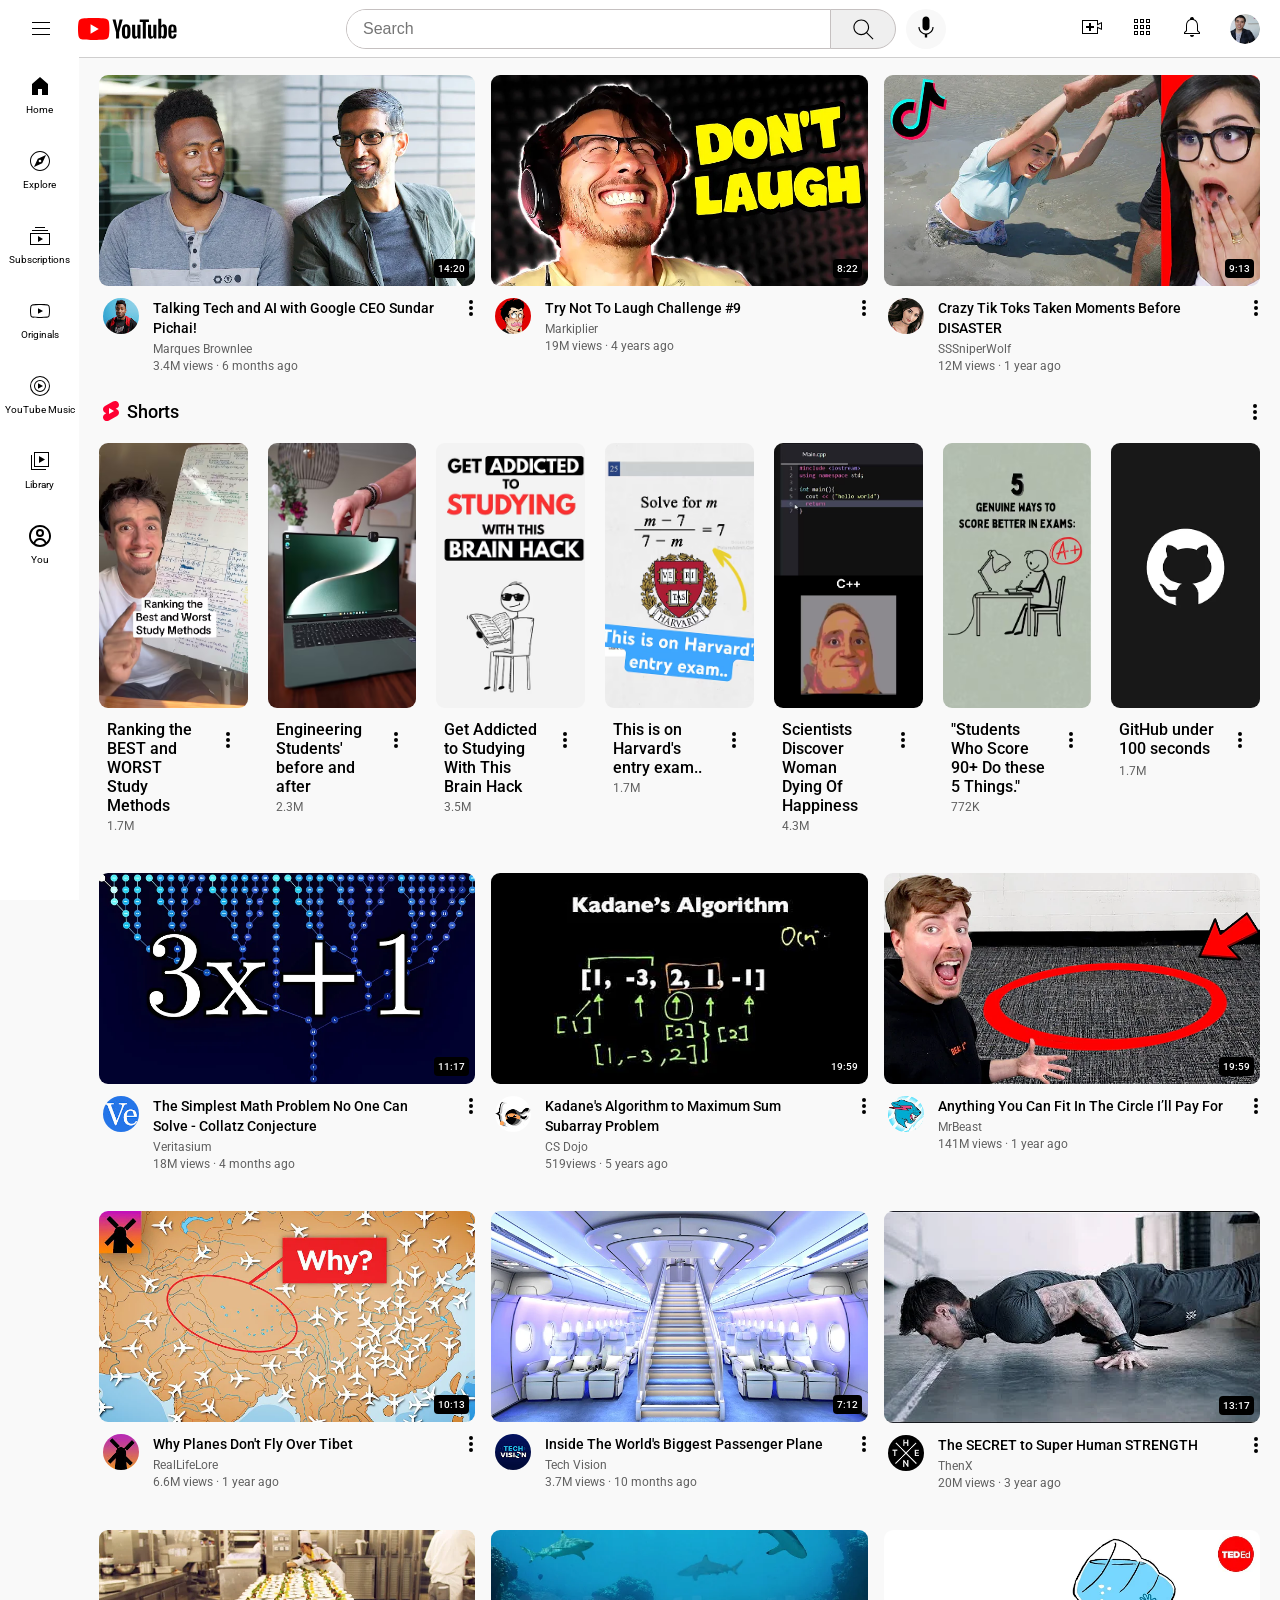
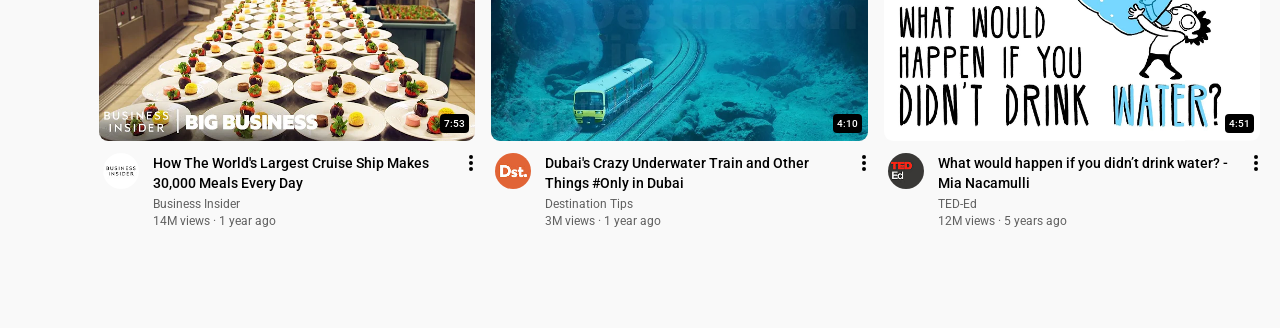
<file: index.html>
<!DOCTYPE html>
<html lang="en">

<head>
  <meta charset="UTF-8">
  <meta name="viewport" content="width=device-width, initial-scale=1.0">
  <title>Youtube</title>
  <link rel="preconnect" href="https://fonts.googleapis.com">
  <link rel="preconnect" href="https://fonts.gstatic.com" crossorigin>
  <link
    href="https://fonts.googleapis.com/css2?family=Roboto:ital,wdth,wght@0,92.4,100..900;1,92.4,100..900&display=swap"
    rel="stylesheet">
    <link rel="stylesheet" href="style/general.css">
    <link rel="stylesheet" href="style/header-shorts.css">
    <link rel="stylesheet" href="style/header.css">
    <link rel="stylesheet" href="style/shorts.css">
    <link rel="stylesheet" href="style/sidebar.css">
    <link rel="stylesheet" href="style/video.css">
</head>

<body>
  <header>
  <div class="header">
    <div class="left-section">
        <img class="hamburger-menu-logo" src="Icons/hamburger-menu.svg">
      <img class="youtube-logo" src="Icons/youtube-logo.svg">
    </div>
  <div class="middle-section">
    <div class="search-container">
      <div class="search-bar">
        <div class="search-bar-icon">
          <img src="Icons/search.svg">
        </div>
        <input class="search-input" type="text" placeholder="Search">
      </div>
      <button class="search-button">
        <img class="search-icon" src="Icons/search.svg">
      </button>
    </div>
    <button class="voice-search-button">
      <img class="voice-search-icon" src="Icons/voice-search-icon.svg">
    </button>
  </div>
    <div class="right-section">
      <div class="upload-container">
        <img class="upload-icon" src="Icons/upload.svg">
      </div>
      <div class="youtube-apps-container">
       <img class="youtube-apps-icon" src="Icons/youtube-apps.svg">
      </div>
      <div class="notification-container">
        <img class="notification-icon" src="Icons/notifications.svg">
      </div>
        <img class="my-channel-picture" src="Channels-pic/my-channel.jpeg">
    </div>
  </div>
  </header>
  <nav class="sidebar">
    <div class="sidebar-link">
      <img src="Icons/home.svg" alt="">
      <div>Home</div>
    </div>
    <div class="sidebar-link">
      <img src="Icons/explore.svg" alt="">
      <div>Explore</div>
    </div>
    <div class="sidebar-link">
      <img src="Icons/subscriptions.svg" alt="">
      <div>Subscriptions</div>
    </div>
    <div class="sidebar-link">
      <img src="Icons/originals.svg" alt="">
      <div>Originals</div>
    </div>
    <div class="sidebar-link">
      <img src="Icons/youtube-music.svg" alt="">
      <div>YouTube Music</div>
    </div>
    <div class="sidebar-link">
      <img src="Icons/library.svg" alt="">
      <div>Library</div>
    </div>
    <div class="sidebar-link">
      <img src="Icons/you-button.svg" alt="">
      <div>You</div>
    </div>
  </nav>
 <main>
   <section class="video-grid">
    <article class="video-preview">
      <div class="thumbnail-row">
        <a href="https://www.youtube.com/watch?v=n2RNcPRtAiY" target="_blank">
          <img class="thumbnail" src="thumbnails/thumbnail-1.webp" alt="Video-thumbnail">
        </a>
        <div class="video-time">14:20</div>
      </div>
      <div class="video-info-grid" >
        <div class="channel-picture">
          <img class="profile-picture" src="Channels-pic/channel-1.jpeg" alt="Channel">
        </div>
        <div class="video-info">
         <p class="video-title">Talking Tech and AI with Google CEO Sundar Pichai!</p>
        <div class="burger-menu">
          <img src="Icons/burger-menu.svg" alt="">
        </div>
         <p class="video-author">Marques Brownlee</p>
         <p class="video-stats">3.4M views · 6 months ago</p>
        </div>
      </div>
    </article>
    <article class="video-preview">
      <div class="thumbnail-row">
        <a href="https://www.youtube.com/watch?v=mP0RAo9SKZk" target="_blank">
          <img class="thumbnail" src="thumbnails/thumbnail-2.webp" alt="Video-thumbnail">
        </a>
        <div class="video-time">8:22</div>
      </div>
      <div class="video-info-grid" >
        <div class="channel-picture">
          <img class="profile-picture" src="Channels-pic/channel-2.jpeg" alt="Channel">
        </div>
        <div class="video-info">
          <div class="burger-menu">
            <img src="Icons/burger-menu.svg" alt="">
          </div>
          <p class="video-title">Try Not To Laugh Challenge #9</p>
          <p class="video-author">Markiplier</p>
          <p class="video-stats">19M views · 4 years ago</p>
        </div>
      </div>
    </article>
    <article class="video-preview">
      <div class="thumbnail-row">
        <a href="https://www.youtube.com/watch?v=FgjPQQeTh1w" target="_blank">
          <img class="thumbnail" src="thumbnails/thumbnail-3.webp" alt="Video-thumbnail">
        </a>
         <div class="video-time">9:13</div>
      </div>
      <div class="video-info-grid" >
        <div class="channel-picture">
          <img class="profile-picture" src="Channels-pic/channel-3.jpeg" alt="Channel">
        </div>
        <div class="video-info">
          <p class="video-title">Crazy Tik Toks Taken Moments Before DISASTER</p>
          <div class="burger-menu">
            <img src="Icons/burger-menu.svg" alt="">
          </div>
          <p class="video-author">SSSniperWolf</p>
          <p class="video-stats">12M views · 1 year ago</p>
        </div>
      </div>
    </article>
  </section>
    <div class="shorts-header">
      <div class="shorts-icon">
        <img src="Icons/youtube-short-logo.svg">
        <span class="shorts-name">Shorts</span>
      </div>
      <div class="shorts-header-burger-menu">
        <img class="shorts-header-burger-menu-logo" src="Icons/burger-menu.svg" alt="">
      </div>
    </div>
    <div class="shorts-grid">
      <div class="shorts-video-preview">
        <div class="shorts-thumbnail-row">
          <img class="shorts-thumbnail" src="thumbnail-shorts/thumbanil-shorts-1.avif">
        </div>
        <div class="shorts-video-info">
          <p class="shorts-title">Ranking the BEST and WORST Study Methods</p>
          <div class="shorts-burger-menu">
            <img src="Icons/burger-menu.svg">
          </div>
        </div>
        <p class="shorts-stats">1.7M</p>
      </div>
      <div class="shorts-video-preview">
        <div class="shorts-thumbnail-row">
          <img class="shorts-thumbnail" src="thumbnail-shorts/thumbanil-shorts-2.avif">
        </div>
        <div class="shorts-video-info">
          <p class="shorts-title">Engineering Students' before and after</p>
          <div class="shorts-burger-menu">
            <img src="Icons/burger-menu.svg">
          </div>
        </div>
        <p class="shorts-stats"> 2.3M</p>
      </div>
      <div class="shorts-video-preview">
        <div class="shorts-thumbnail-row">
          <img class="shorts-thumbnail" src="thumbnail-shorts/thumbanil-shorts-3.avif">
        </div>
        <div class="shorts-video-info">
          <p class="shorts-title">Get Addicted to Studying With This Brain Hack</p>
          <div class="shorts-burger-menu">
            <img src="Icons/burger-menu.svg">
          </div>
        </div>
        <p class="shorts-stats">3.5M</p>
      </div>
      <div class="shorts-video-preview">
        <div class="shorts-thumbnail-row">
          <img class="shorts-thumbnail" src="thumbnail-shorts/thumbanil-shorts-4.avif">
        </div>
        <div class="shorts-video-info">
          <p class="shorts-title">This is on Harvard's entry exam..</p>
          <div class="shorts-burger-menu">
            <img src="Icons/burger-menu.svg">
          </div>
        </div>
        <p class="shorts-stats"> 1.7M</p>  
      </div>
      <div class="shorts-video-preview">
        <div class="shorts-thumbnail-row">
          <img class="shorts-thumbnail" src="thumbnail-shorts/thumbanil-shorts-5.avif">
        </div>
        <div class="shorts-video-info">
          <p class="shorts-title">Scientists Discover Woman Dying Of Happiness</p>
          <div class="shorts-burger-menu">
            <img src="Icons/burger-menu.svg">
          </div>
        </div>
        <p class="shorts-stats">4.3M</p>  
      </div>
      <div class="shorts-video-preview">
        <div class="shorts-thumbnail-row">
          <img class="shorts-thumbnail" src="thumbnail-shorts/thumbanil-shorts-6.avif">
        </div>
        <div class="shorts-video-info">
          <p class="shorts-title">"Students Who Score 90+ Do these 5 Things."</p>
          <div class="shorts-burger-menu">
            <img src="Icons/burger-menu.svg">
          </div>
        </div>
        <p class="shorts-stats">772K</p>  
      </div>
      <div class="shorts-video-preview">
        <div class="shorts-thumbnail-row">
          <img class="shorts-thumbnail" src="thumbnail-shorts/thumbanil-shorts-7.avif">
        </div>
        <div class="shorts-video-info">
          <p class="shorts-title">GitHub under 100 seconds</p>
          <div class="shorts-burger-menu">
            <img src="Icons/burger-menu.svg">
          </div>
        </div>
        <p class="shorts-stats"> 1.7M</p>  
      </div>
     </div>
      <section class="video-grid">
        <article class="video-preview">
          <div class="thumbnail-row">
            <a href="https://www.youtube.com/watch?v=86CQq3pKSUw" target="_blank">
              <img class="thumbnail" src="thumbnails/thumbnail-4.webp" alt="Video-thumbnail">
            </a>
              <div class="video-time">11:17</div>
          </div>
          <div class="video-info-grid">
            <div class="channel-picture">
              <img class="profile-picture" src="Channels-pic/channel-4.jpeg" alt="Channel">
            </div>
            <div class="video-info">
              <p class="video-title">The Simplest Math Problem No One Can Solve - Collatz Conjecture</p>
              <div class="burger-menu">
                <img src="Icons/burger-menu.svg" alt="">
              </div>
              <p class="video-author">Veritasium</p>
              <p class="video-stats">18M views · 4 months ago</p>
            </div>
          </div>
        </article>
        <article class="video-preview">
          <div class="thumbnail-row">
            <a href="https://www.youtube.com/watch?v=86CQq3pKSUw" target="_blank">
              <img class="thumbnail" src="thumbnails/thumbnail-5.webp" alt="Video-thumbnail">
            </a>
        <div class="video-time">19:59</div>
          </div>
          <div class="video-info-grid">
            <div class="channel-picture">
              <img class="profile-picture" src="Channels-pic/channel-5.jpeg" alt="Channel">
            </div>
            <div class="video-info">
              <div class="burger-menu">
                <img src="Icons/burger-menu.svg" alt="">
              </div>
              <p class="video-title">Kadane's Algorithm to Maximum Sum Subarray Problem</p>
              <p class="video-author">CS Dojo</p>
              <p class="video-stats"> 519views · 5 years ago</p>
            </div>
          </div>
        </article>
        <article class="video-preview">
          <div class="thumbnail-row">
            <a href="https://www.youtube.com/watch?v=yXWw0_UfSFg" target="_blank">
              <img class="thumbnail" src="thumbnails/thumbnail-6.webp" alt="Video-thumbnail">
            </a>
            <div class="video-time">19:59</div>
          </div>
          <div class="video-info-grid">
            <div class="channel-picture">
              <img class="profile-picture" src="Channels-pic/channel-6.jpeg" alt="Channel">
            </div>
            <div class="video-info">
              <p class="video-title">Anything You Can Fit In The Circle I’ll Pay For</p>
              <div class="burger-menu">
                <img src="Icons/burger-menu.svg" alt="">
              </div>
              <p class="video-author">MrBeast</p>
              <p class="video-stats">141M views · 1 year ago</p>
            </div>
          </div>
        </article>
        <article class="video-preview">
          <div class="thumbnail-row">
            <a href="https://www.youtube.com/watch?v=fNVa1qMbF9Y" target="_blank">
              <img class="thumbnail" src="thumbnails/thumbnail-7.webp" alt="Video-thumbnail">
            </a>
            <div class="video-time">10:13</div>
          </div>
          <div class="video-info-grid">
            <div class="channel-picture">
              <img class="profile-picture" src="Channels-pic/channel-7.jpeg" alt="Channel">
            </div>
            <div class="video-info">
              <p class="video-title">Why Planes Don't Fly Over Tibet</p>
              <div class="burger-menu">
                <img src="Icons/burger-menu.svg" alt="">
              </div>
              <p class="video-author">RealLifeLore</p>
              <p class="video-stats">6.6M views · 1 year ago</p>
            </div>
          </div>
        </article>
        <article class="video-preview">
          <div class="thumbnail-row">
            <a href="https://www.youtube.com/watch?v=lFm4EM1juls" target="_blank">
              <img class="thumbnail" src="thumbnails/thumbnail-8.webp" alt="Video-thumbnail">
            </a>
            <div class="video-time">7:12</div> 
          </div>
          <div class="video-info-grid">
            <div class="channel-picture">
              <img class="profile-picture" src="Channels-pic/channel-8.jpeg" alt="Channel">
            </div>
            <div class="video-info">
              <p class="video-title">Inside The World's Biggest Passenger Plane</p>
              <div class="burger-menu">
                <img src="Icons/burger-menu.svg" alt="">
              </div>
              <p class="video-author">Tech Vision</p>
              <p class="video-stats">3.7M views · 10 months ago</p>
            </div>
          </div>
        </article>
        <article class="video-preview">
          <div class="thumbnail-row">
            <a href="https://www.youtube.com/watch?v=ixmxOlcrlUc" target="_blank">
              <img class="thumbnail" src="thumbnails/thumbnail-9.webp" alt="Video-thumbnail">
            </a>
            <div class="video-time">13:17</div> 
          </div>
          <div class="video-info-grid">
            <div class="channel-picture">
              <img class="profile-picture" src="Channels-pic/channel-9.jpeg" alt="Channel">
            </div>
            <div class="video-info">
              <p class="video-title">The SECRET to Super Human STRENGTH</p>
              <div class="burger-menu">
                <img src="Icons/burger-menu.svg" alt="">
              </div>
              <p class="video-author">ThenX</p>
              <p class="video-stats">20M views · 3 year ago</p>
            </div>
          </div>
        </article>
        <article class="video-preview">
          <div class="thumbnail-row">
            <a href="https://www.youtube.com/watch?v=R2vXbFp5C9o" target="_blank">
              <img class="thumbnail" src="thumbnails/thumbnail-10.webp" alt="Video-thumbnail">
            </a>
            <div class="video-time">7:53</div>
          </div>
          <div class="video-info-grid">
            <div class="channel-picture">
              <img class="profile-picture" src="Channels-pic/channel-10.jpeg" alt="Channel">
            </div>
            <div class="video-info">
              <p class="video-title">How The World's Largest Cruise Ship Makes 30,000 Meals Every Day</p>
              <div class="burger-menu">
                <img src="Icons/burger-menu.svg" alt="">
              </div>
              <p class="video-author">Business Insider</p>
              <p class="video-stats">14M views · 1 year ago</p>
            </div>
          </div>
        </article>
        <article class="video-preview">
          <div class="thumbnail-row">
            <a href="https://www.youtube.com/watch?v=0nZuYyXET3s" target="_blank">
              <img class="thumbnail" src="thumbnails/thumbnail-11.webp" alt="Video-thumbnail">
            </a>
              <div class="video-time">4:10</div>
          </div>
          <div class="video-info-grid">
            <div class="channel-picture">
              <img class="profile-picture" src="Channels-pic/channel-11.jpeg" alt="Channel">
            </div>
            <div class="video-info">
              <p class="video-title">Dubai's Crazy Underwater Train and Other Things #Only in Dubai</p>
              <div class="burger-menu">
                <img src="Icons/burger-menu.svg" alt="">
              </div>
              <p class="video-author">Destination Tips</p>
              <p class="video-stats">3M views · 1 year ago</p>
            </div>
          </div>
        </article>
        <article class="video-preview">
          <div class="thumbnail-row">
            <a href="https://www.youtube.com/watch?v=9iMGFqMmUFs" target="_blank">
              <img class="thumbnail" src="thumbnails/thumbnail-12.webp" alt="Video-thumbnail">
            </a>
              <div class="video-time">4:51</div>              
          </div>
          <div class="video-info-grid">
            <div class="channel-picture">
              <img class="profile-picture" src="Channels-pic/channel-12.jpeg" alt="Channel">
            </div>
            <div class="video-info">
              <p class="video-title">What would happen if you didn’t drink water? - Mia Nacamulli</p>
              <div class="burger-menu">
                <img src="Icons/burger-menu.svg" alt="">
              </div>
              <p class="video-author">TED-Ed</p>
              <p class="video-stats">12M views · 5 years ago</p>
            </div>
          </div>
        </article>
      </section>
    </main>
</body>
</html>
</file>
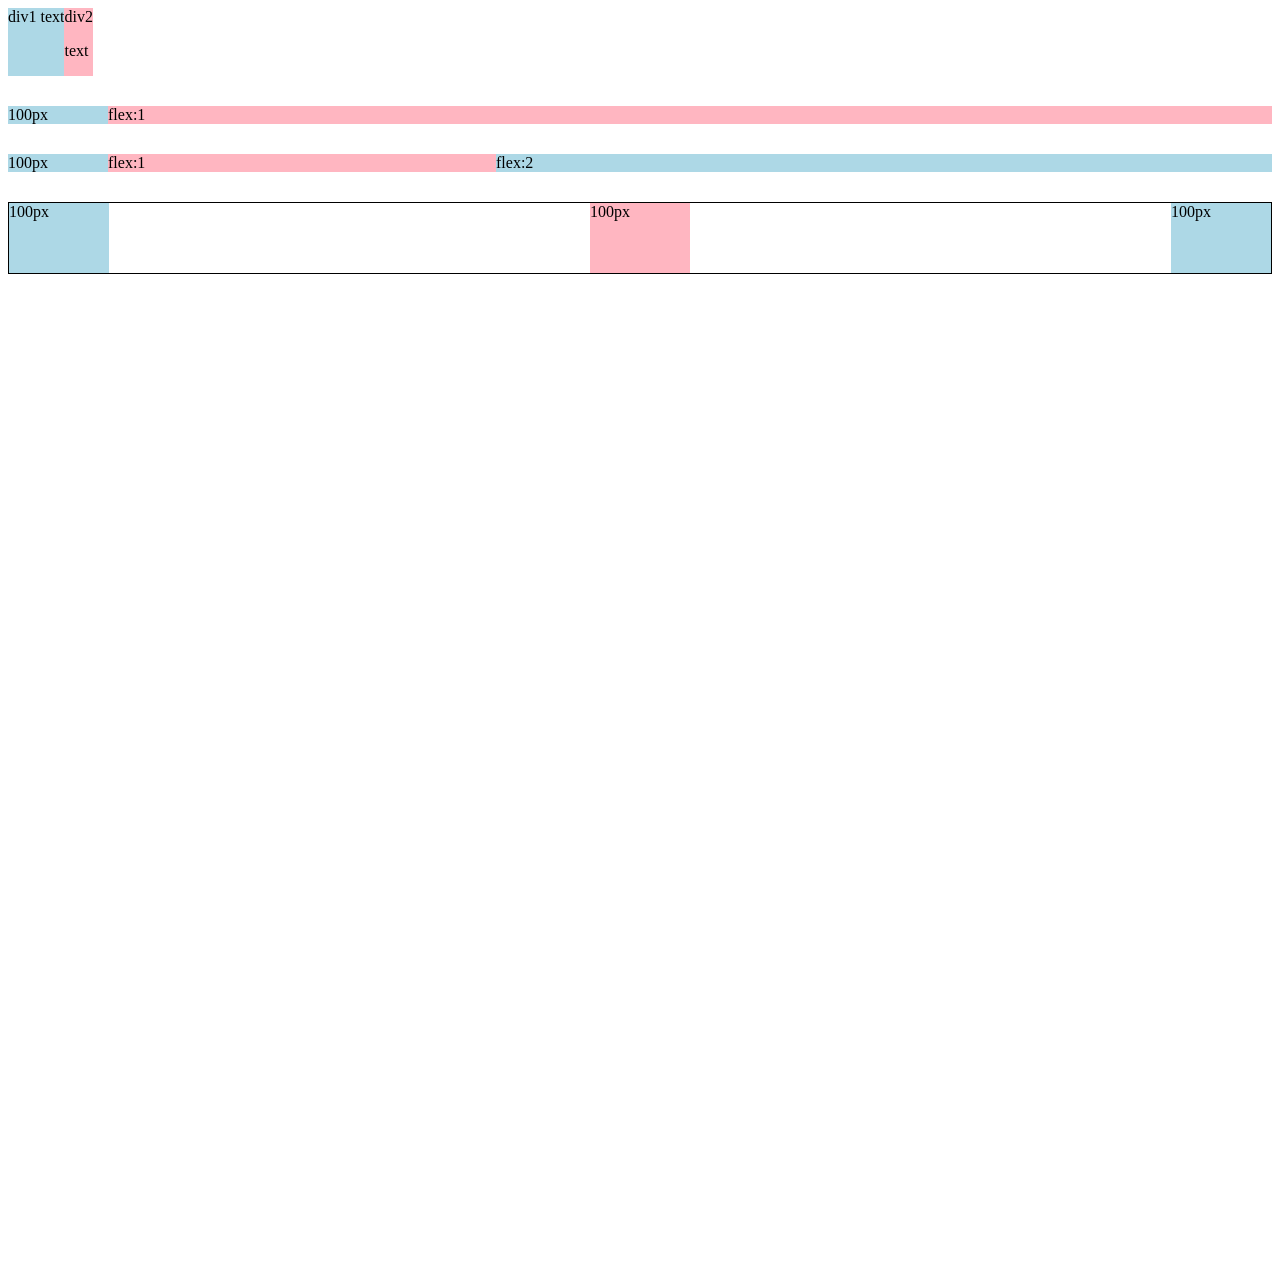
<file: flexbox.html>
<!DOCTYPE html>
<html>

<head>
  <title>Flexbox Practice</title>
</head>

<body style ="padding-bottom: 1000px;">
  <div style="
    display:flex;
    flex-direction:row;">
    <div style="background-color:lightblue">div1 text </div>
    <div style="background-color:lightpink">div2<p>text</p> </div>
  </div>
  <div style="
    margin-top: 30px;
    display :flex;
    flex-direction:row;">
    <div style="background-color:lightblue;
      width:100px;">100px </div>
    <div style="background-color:lightpink; flex:1;"> flex:1</div>
  </div>
  <div style="
    margin-top: 30px;
    display :flex;
    flex-direction:row;">    
    <div style="background-color:lightblue;
      width:100px;">100px </div>
    <div style="background-color:lightpink; flex:1;"> flex:1</div>
    <div style="background-color:lightblue; flex:2;">flex:2 </div>
    </div>
  <div style="
    margin-top: 30px;
    height: 70px;
    display :flex;
    flex-direction:row;
    justify-content: space-between ;
    border: 1px solid black;
    ">
    <div style="background-color:lightblue; width:100px;">100px </div>
    <div style="background-color:lightpink; width:100px;"> 100px</div>
    <div style="background-color:lightblue; width:100px;">100px </div>
  </div>
</body>

</html>
</file>
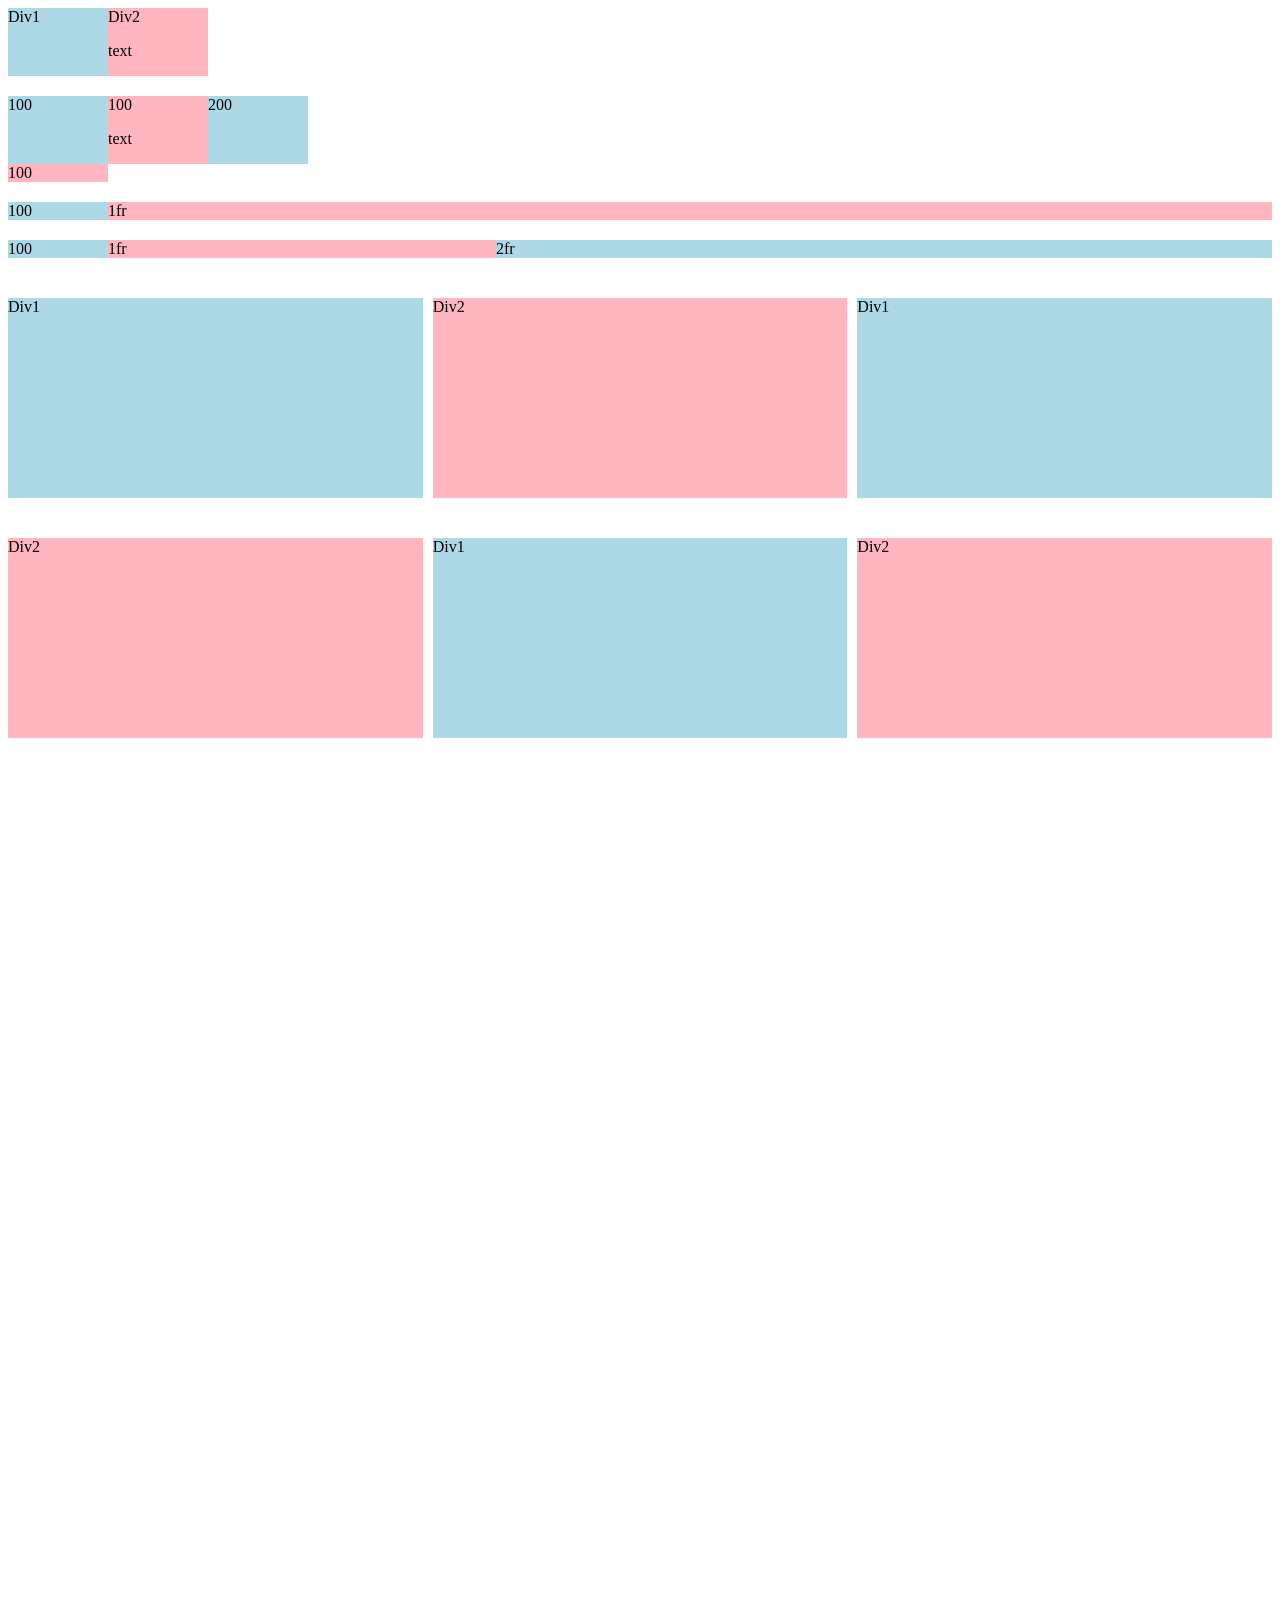
<file: grid.html>
<!DOCTYPE html>
<html>

<head>
  <title>Grid Practice</title>
</head>

<body style ="padding-bottom: 1000px;">
  <div style="
      display: grid;
      grid-template-columns: 100px 100px ;
      ">
    <div style="background-color: lightblue;">Div1 </div>
    <div style="background-color:lightpink">Div2 <p>text</p></div>
  </div>
  <div style="
    margin-top: 20px;
      display: grid;
      grid-template-columns: 100px 100px 100px;
      ">
    <div style="background-color: lightblue;">100 </div>
    <div style="background-color:lightpink">100<p>text</p></div>
    <div style="background-color: lightblue;">200 </div>
    <div style="background-color:lightpink">100</div>
  </div>
  <div style="
    margin-top: 20px;
      display: grid;
      grid-template-columns: 100px 1fr;
      ">
    <div style="background-color: lightblue;">100 </div>
    <div style="background-color:lightpink">1fr</div>
  </div>
  <div style="
    margin-top: 20px;
      display: grid;
      grid-template-columns: 100px 1fr 2fr;
      ">
    <div style="background-color: lightblue;">100 </div>
    <div style="background-color:lightpink">1fr</div>
    <div style="background-color: lightblue;">2fr</div>
  </div>
  <div style="
    margin-top: 40px;
      display: grid;
      grid-template-columns: 1fr 1fr 1fr;
      column-gap : 10px;
      row-gap : 40px;
      ">
<div style="background-color:lightblue; height: 200px;">Div1 </div>
<div style="background-color:lightpink; height: 200px;">Div2</div>
<div style="background-color:lightblue; height: 200px;">Div1 </div>
<div style="background-color:lightpink; height: 200px;">Div2</div>
<div style="background-color:lightblue; height: 200px;">Div1 </div>
<div style="background-color:lightpink; height: 200px;">Div2</div>


  </div>
</body>

</html>
</file>
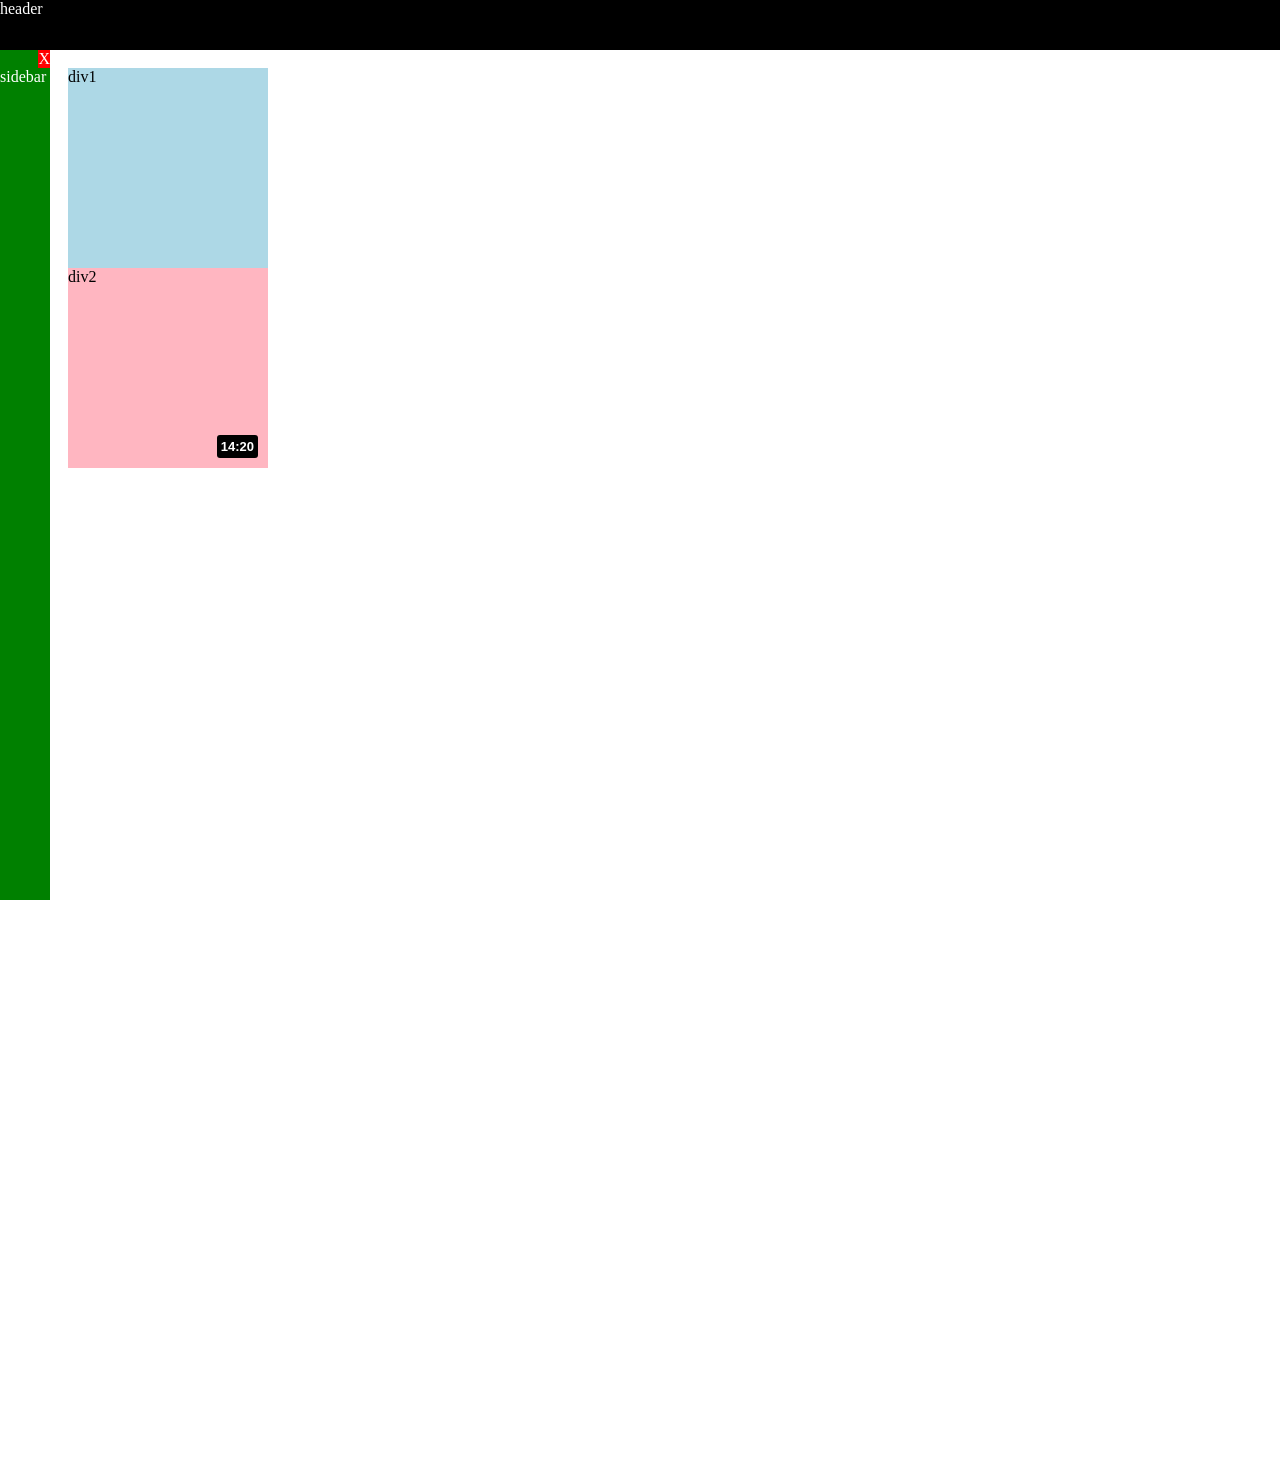
<file: position.html>
<!DOCTYPE html>
<html>
  <head>
    <title>position Practice</title>
  </head>
  <body style="
  padding-bottom:1000px;
  padding-top: 60px;
  padding-left:60px;
  ">
    <div style="
    position:fixed;
    background-color:black;
    color:white;
    top:0;
    left:0;
    right:0;
    height:50px;
    z-index:100;
    ">header</div>
    <div style="
    background-color:green;
    color:white;
    position: fixed;
    left:0;
    bottom:0;
    top:50px;
    width:50px;
   
    ">
      &nbsp; sidebar
      <div
      style="background-color:red;
      position:absolute;
      top:0;
      right:0;
      ">
        X
      </div>
    </div>
    <div style="
    background-color:lightblue;
     height: 200px;
     width: 200px;
      "> div1</div>
    <div style="
    background-color:lightpink;
    position:relative;
     height: 200px;
     width: 200px;
      ">div2
    <div style="
      background-color:black;
      color:white;
      font-family: Arial;
      font-size: 13px;
      padding: 4px;
      border-radius: 3px;
      font-weight:bold;
      position:absolute;
      bottom:10px;
      right:10px;
      
      ">
        14:20
      </div>
    </div>
  </body>
</html>
</file>
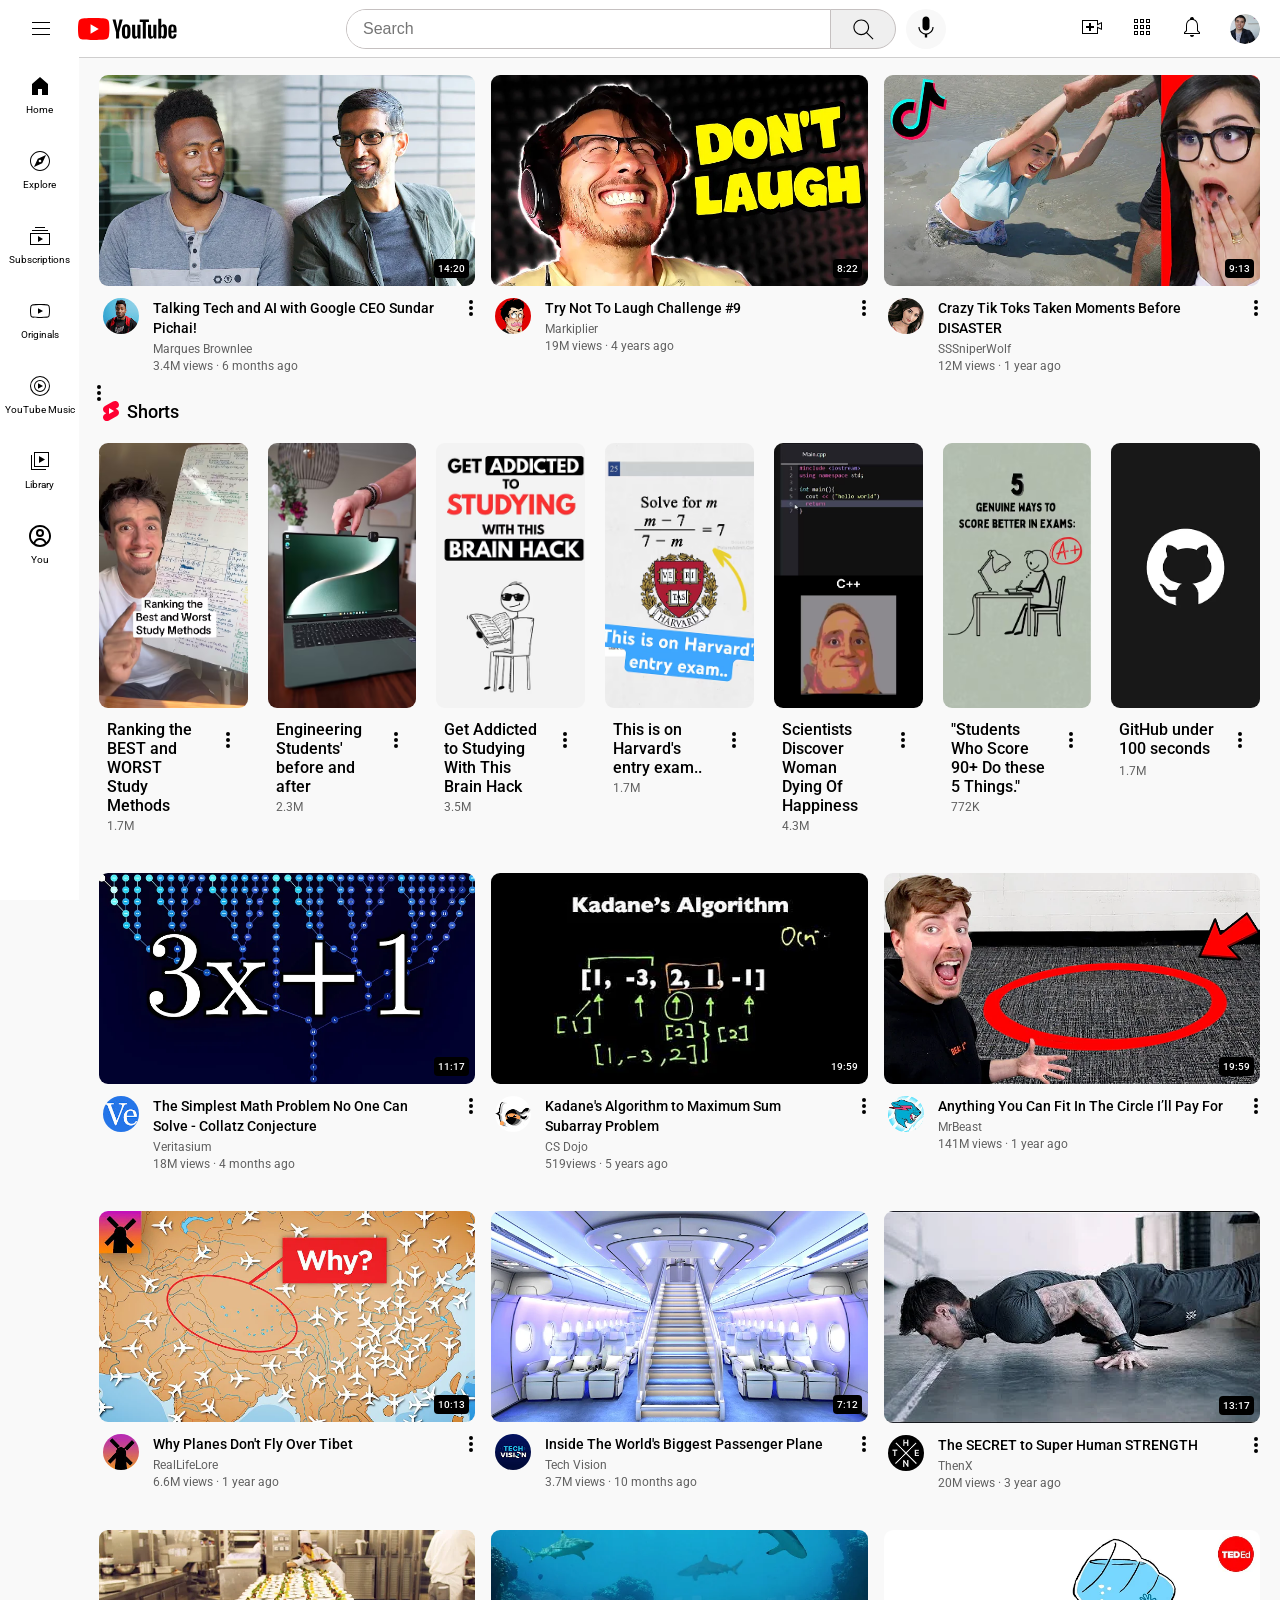
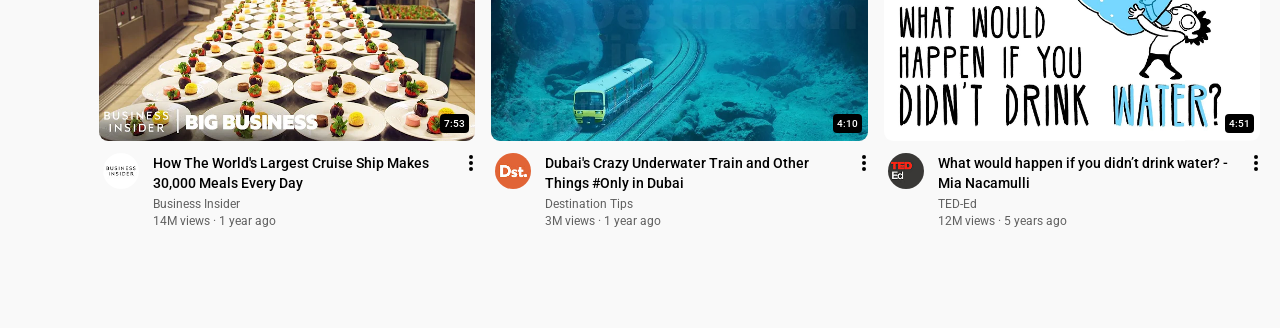
<file: youtube.html>
<!DOCTYPE html>
<html lang="en">

<head>
  <meta charset="UTF-8">
  <meta name="viewport" content="width=device-width, initial-scale=1.0">
  <title>Youtube</title>
  <link rel="preconnect" href="https://fonts.googleapis.com">
  <link rel="preconnect" href="https://fonts.gstatic.com" crossorigin>
  <link
    href="https://fonts.googleapis.com/css2?family=Roboto:ital,wdth,wght@0,92.4,100..900;1,92.4,100..900&display=swap"
    rel="stylesheet">
    <link rel="stylesheet" href="style/general.css">
    <link rel="stylesheet" href="style/header-shorts.css">
    <link rel="stylesheet" href="style/header.css">
    <link rel="stylesheet" href="style/shorts.css">
    <link rel="stylesheet" href="style/sidebar.css">
    <link rel="stylesheet" href="style/video.css">
</head>

<body>
  <header>
  <div class="header">
    <div class="left-section">
      <img class="hamburger-menu-logo" src="Icons/hamburger-menu.svg">
      <img class="youtube-logo" src="Icons/youtube-logo.svg">
    </div>
  <div class="middle-section">
    <div class="search-container">
      <div class="search-bar">
        <div class="search-bar-icon">
          <img src="Icons/search.svg">
        </div>
        <input class="search-input" type="text" placeholder="Search">
      </div>
      <button class="search-button">
        <img class="search-icon" src="Icons/search.svg">
      </button>
    </div>
    <button class="voice-search-button">
      <img class="voice-search-icon" src="Icons/voice-search-icon.svg">
    </button>
  </div>
    <div class="right-section">
      <div class="upload-container">
        <img class="upload-icon" src="Icons/upload.svg">
      </div>
      <div class="youtube-apps-container">
       <img class="youtube-apps-icon" src="Icons/youtube-apps.svg">
      </div>
      <div class="notification-container">
        <img class="notification-icon" src="Icons/notifications.svg">
      </div>
        <img class="my-channel-picture" src="Channels-pic/my-channel.jpeg">
    </div>
  </div>
  </header>
  <nav class="sidebar">
    <div class="sidebar-link">
      <img src="Icons/home.svg" alt="">
      <div>Home</div>
    </div>
    <div class="sidebar-link">
      <img src="Icons/explore.svg" alt="">
      <div>Explore</div>
    </div>
    <div class="sidebar-link">
      <img src="Icons/subscriptions.svg" alt="">
      <div>Subscriptions</div>
    </div>
    <div class="sidebar-link">
      <img src="Icons/originals.svg" alt="">
      <div>Originals</div>
    </div>
    <div class="sidebar-link">
      <img src="Icons/youtube-music.svg" alt="">
      <div>YouTube Music</div>
    </div>
    <div class="sidebar-link">
      <img src="Icons/library.svg" alt="">
      <div>Library</div>
    </div>
    <div class="sidebar-link">
      <img src="Icons/you-button.svg" alt="">
      <div>You</div>
    </div>
  </nav>
 <main>
   <section class="video-grid">
    <article class="video-preview">
      <div class="thumbnail-row">
        <a href="https://www.youtube.com/watch?v=n2RNcPRtAiY" target="_blank">
          <img class="thumbnail" src="thumbnails/thumbnail-1.webp" alt="Video-thumbnail">
        </a>
        <div class="video-time">14:20</div>
      </div>
      <div class="video-info-grid" >
        <div class="channel-picture">
          <img class="profile-picture" src="Channels-pic/channel-1.jpeg" alt="Channel">
        </div>
        <div class="video-info">
         <p class="video-title">Talking Tech and AI with Google CEO Sundar Pichai!</p>
        <div class="burger-menu">
          <img src="Icons/burger-menu.svg" alt="">
        </div>
         <p class="video-author">Marques Brownlee</p>
         <p class="video-stats">3.4M views · 6 months ago</p>
        </div>
      </div>
    </article>
    <article class="video-preview">
      <div class="thumbnail-row">
        <a href="https://www.youtube.com/watch?v=mP0RAo9SKZk" target="_blank">
          <img class="thumbnail" src="thumbnails/thumbnail-2.webp" alt="Video-thumbnail">
        </a>
        <div class="video-time">8:22</div>
      </div>
      <div class="video-info-grid" >
        <div class="channel-picture">
          <img class="profile-picture" src="Channels-pic/channel-2.jpeg" alt="Channel">
        </div>
        <div class="video-info">
          <div class="burger-menu">
            <img src="Icons/burger-menu.svg" alt="">
          </div>
          <p class="video-title">Try Not To Laugh Challenge #9</p>
          <p class="video-author">Markiplier</p>
          <p class="video-stats">19M views · 4 years ago</p>
        </div>
      </div>
    </article>
    <article class="video-preview">
      <div class="thumbnail-row">
        <a href="https://www.youtube.com/watch?v=FgjPQQeTh1w" target="_blank">
          <img class="thumbnail" src="thumbnails/thumbnail-3.webp" alt="Video-thumbnail">
        </a>
         <div class="video-time">9:13</div>
      </div>
      <div class="video-info-grid" >
        <div class="channel-picture">
          <img class="profile-picture" src="Channels-pic/channel-3.jpeg" alt="Channel">
        </div>
        <div class="video-info">
          <p class="video-title">Crazy Tik Toks Taken Moments Before DISASTER</p>
          <div class="burger-menu">
            <img src="Icons/burger-menu.svg" alt="">
          </div>
          <p class="video-author">SSSniperWolf</p>
          <p class="video-stats">12M views · 1 year ago</p>
        </div>
      </div>
    </article>
  </section>
    <div class="shorts-header">
      <div class="shorts-icon">
        <img src="Icons/youtube-short-logo.svg">
        <span class="shorts-name">Shorts</span>
      </div>
      <div class="shorts-burger-menu">
        <img class="shorts-burger-menu-logo" src="Icons/burger-menu.svg" alt="">
      </div>
    </div>
    <div class="shorts-grid">
      <div class="shorts-video-preview">
        <div class="shorts-thumbnail-row">
          <img class="shorts-thumbnail" src="thumbnail-shorts/thumbanil-shorts-1.avif">
        </div>
        <div class="shorts-video-info">
          <p class="shorts-title">Ranking the BEST and WORST Study Methods</p>
          <div class="shorts-burger-menu">
            <img src="Icons/burger-menu.svg">
          </div>
        </div>
        <p class="shorts-stats">1.7M</p>
      </div>
      <div class="shorts-video-preview">
        <div class="shorts-thumbnail-row">
          <img class="shorts-thumbnail" src="thumbnail-shorts/thumbanil-shorts-2.avif">
        </div>
        <div class="shorts-video-info">
          <p class="shorts-title">Engineering Students' before and after</p>
          <div class="shorts-burger-menu">
            <img src="Icons/burger-menu.svg">
          </div>
        </div>
        <p class="shorts-stats"> 2.3M</p>
      </div>
      <div class="shorts-video-preview">
        <div class="shorts-thumbnail-row">
          <img class="shorts-thumbnail" src="thumbnail-shorts/thumbanil-shorts-3.avif">
        </div>
        <div class="shorts-video-info">
          <p class="shorts-title">Get Addicted to Studying With This Brain Hack</p>
          <div class="shorts-burger-menu">
            <img src="Icons/burger-menu.svg">
          </div>
        </div>
        <p class="shorts-stats">3.5M</p>
      </div>
      <div class="shorts-video-preview">
        <div class="shorts-thumbnail-row">
          <img class="shorts-thumbnail" src="thumbnail-shorts/thumbanil-shorts-4.avif">
        </div>
        <div class="shorts-video-info">
          <p class="shorts-title">This is on Harvard's entry exam..</p>
          <div class="shorts-burger-menu">
            <img src="Icons/burger-menu.svg">
          </div>
        </div>
        <p class="shorts-stats"> 1.7M</p>  
      </div>
      <div class="shorts-video-preview">
        <div class="shorts-thumbnail-row">
          <img class="shorts-thumbnail" src="thumbnail-shorts/thumbanil-shorts-5.avif">
        </div>
        <div class="shorts-video-info">
          <p class="shorts-title">Scientists Discover Woman Dying Of Happiness</p>
          <div class="shorts-burger-menu">
            <img src="Icons/burger-menu.svg">
          </div>
        </div>
        <p class="shorts-stats">4.3M</p>  
      </div>
      <div class="shorts-video-preview">
        <div class="shorts-thumbnail-row">
          <img class="shorts-thumbnail" src="thumbnail-shorts/thumbanil-shorts-6.avif">
        </div>
        <div class="shorts-video-info">
          <p class="shorts-title">"Students Who Score 90+ Do these 5 Things."</p>
          <div class="shorts-burger-menu">
            <img src="Icons/burger-menu.svg">
          </div>
        </div>
        <p class="shorts-stats">772K</p>  
      </div>
      <div class="shorts-video-preview">
        <div class="shorts-thumbnail-row">
          <img class="shorts-thumbnail" src="thumbnail-shorts/thumbanil-shorts-7.avif">
        </div>
        <div class="shorts-video-info">
          <p class="shorts-title">GitHub under 100 seconds</p>
          <div class="shorts-burger-menu">
            <img src="Icons/burger-menu.svg">
          </div>
        </div>
        <p class="shorts-stats"> 1.7M</p>  
      </div>
     </div>
      <section class="video-grid">
        <article class="video-preview">
          <div class="thumbnail-row">
            <a href="https://www.youtube.com/watch?v=86CQq3pKSUw" target="_blank">
              <img class="thumbnail" src="thumbnails/thumbnail-4.webp" alt="Video-thumbnail">
            </a>
              <div class="video-time">11:17</div>
          </div>
          <div class="video-info-grid">
            <div class="channel-picture">
              <img class="profile-picture" src="Channels-pic/channel-4.jpeg" alt="Channel">
            </div>
            <div class="video-info">
              <p class="video-title">The Simplest Math Problem No One Can Solve - Collatz Conjecture</p>
              <div class="burger-menu">
                <img src="Icons/burger-menu.svg" alt="">
              </div>
              <p class="video-author">Veritasium</p>
              <p class="video-stats">18M views · 4 months ago</p>
            </div>
          </div>
        </article>
        <article class="video-preview">
          <div class="thumbnail-row">
            <a href="https://www.youtube.com/watch?v=86CQq3pKSUw" target="_blank">
              <img class="thumbnail" src="thumbnails/thumbnail-5.webp" alt="Video-thumbnail">
            </a>
        <div class="video-time">19:59</div>
          </div>
          <div class="video-info-grid">
            <div class="channel-picture">
              <img class="profile-picture" src="Channels-pic/channel-5.jpeg" alt="Channel">
            </div>
            <div class="video-info">
              <div class="burger-menu">
                <img src="Icons/burger-menu.svg" alt="">
              </div>
              <p class="video-title">Kadane's Algorithm to Maximum Sum Subarray Problem</p>
              <p class="video-author">CS Dojo</p>
              <p class="video-stats"> 519views · 5 years ago</p>
            </div>
          </div>
        </article>
        <article class="video-preview">
          <div class="thumbnail-row">
            <a href="https://www.youtube.com/watch?v=yXWw0_UfSFg" target="_blank">
              <img class="thumbnail" src="thumbnails/thumbnail-6.webp" alt="Video-thumbnail">
            </a>
            <div class="video-time">19:59</div>
          </div>
          <div class="video-info-grid">
            <div class="channel-picture">
              <img class="profile-picture" src="Channels-pic/channel-6.jpeg" alt="Channel">
            </div>
            <div class="video-info">
              <p class="video-title">Anything You Can Fit In The Circle I’ll Pay For</p>
              <div class="burger-menu">
                <img src="Icons/burger-menu.svg" alt="">
              </div>
              <p class="video-author">MrBeast</p>
              <p class="video-stats">141M views · 1 year ago</p>
            </div>
          </div>
        </article>
        <article class="video-preview">
          <div class="thumbnail-row">
            <a href="https://www.youtube.com/watch?v=fNVa1qMbF9Y" target="_blank">
              <img class="thumbnail" src="thumbnails/thumbnail-7.webp" alt="Video-thumbnail">
            </a>
            <div class="video-time">10:13</div>
          </div>
          <div class="video-info-grid">
            <div class="channel-picture">
              <img class="profile-picture" src="Channels-pic/channel-7.jpeg" alt="Channel">
            </div>
            <div class="video-info">
              <p class="video-title">Why Planes Don't Fly Over Tibet</p>
              <div class="burger-menu">
                <img src="Icons/burger-menu.svg" alt="">
              </div>
              <p class="video-author">RealLifeLore</p>
              <p class="video-stats">6.6M views · 1 year ago</p>
            </div>
          </div>
        </article>
        <article class="video-preview">
          <div class="thumbnail-row">
            <a href="https://www.youtube.com/watch?v=lFm4EM1juls" target="_blank">
              <img class="thumbnail" src="thumbnails/thumbnail-8.webp" alt="Video-thumbnail">
            </a>
            <div class="video-time">7:12</div> 
          </div>
          <div class="video-info-grid">
            <div class="channel-picture">
              <img class="profile-picture" src="Channels-pic/channel-8.jpeg" alt="Channel">
            </div>
            <div class="video-info">
              <p class="video-title">Inside The World's Biggest Passenger Plane</p>
              <div class="burger-menu">
                <img src="Icons/burger-menu.svg" alt="">
              </div>
              <p class="video-author">Tech Vision</p>
              <p class="video-stats">3.7M views · 10 months ago</p>
            </div>
          </div>
        </article>
        <article class="video-preview">
          <div class="thumbnail-row">
            <a href="https://www.youtube.com/watch?v=ixmxOlcrlUc" target="_blank">
              <img class="thumbnail" src="thumbnails/thumbnail-9.webp" alt="Video-thumbnail">
            </a>
            <div class="video-time">13:17</div> 
          </div>
          <div class="video-info-grid">
            <div class="channel-picture">
              <img class="profile-picture" src="Channels-pic/channel-9.jpeg" alt="Channel">
            </div>
            <div class="video-info">
              <p class="video-title">The SECRET to Super Human STRENGTH</p>
              <div class="burger-menu">
                <img src="Icons/burger-menu.svg" alt="">
              </div>
              <p class="video-author">ThenX</p>
              <p class="video-stats">20M views · 3 year ago</p>
            </div>
          </div>
        </article>
        <article class="video-preview">
          <div class="thumbnail-row">
            <a href="https://www.youtube.com/watch?v=R2vXbFp5C9o" target="_blank">
              <img class="thumbnail" src="thumbnails/thumbnail-10.webp" alt="Video-thumbnail">
            </a>
            <div class="video-time">7:53</div>
          </div>
          <div class="video-info-grid">
            <div class="channel-picture">
              <img class="profile-picture" src="Channels-pic/channel-10.jpeg" alt="Channel">
            </div>
            <div class="video-info">
              <p class="video-title">How The World's Largest Cruise Ship Makes 30,000 Meals Every Day</p>
              <div class="burger-menu">
                <img src="Icons/burger-menu.svg" alt="">
              </div>
              <p class="video-author">Business Insider</p>
              <p class="video-stats">14M views · 1 year ago</p>
            </div>
          </div>
        </article>
        <article class="video-preview">
          <div class="thumbnail-row">
            <a href="https://www.youtube.com/watch?v=0nZuYyXET3s" target="_blank">
              <img class="thumbnail" src="thumbnails/thumbnail-11.webp" alt="Video-thumbnail">
            </a>
              <div class="video-time">4:10</div>
          </div>
          <div class="video-info-grid">
            <div class="channel-picture">
              <img class="profile-picture" src="Channels-pic/channel-11.jpeg" alt="Channel">
            </div>
            <div class="video-info">
              <p class="video-title">Dubai's Crazy Underwater Train and Other Things #Only in Dubai</p>
              <div class="burger-menu">
                <img src="Icons/burger-menu.svg" alt="">
              </div>
              <p class="video-author">Destination Tips</p>
              <p class="video-stats">3M views · 1 year ago</p>
            </div>
          </div>
        </article>
        <article class="video-preview">
          <div class="thumbnail-row">
            <a href="https://www.youtube.com/watch?v=9iMGFqMmUFs" target="_blank">
              <img class="thumbnail" src="thumbnails/thumbnail-12.webp" alt="Video-thumbnail">
            </a>
              <div class="video-time">4:51</div>              
          </div>
          <div class="video-info-grid">
            <div class="channel-picture">
              <img class="profile-picture" src="Channels-pic/channel-12.jpeg" alt="Channel">
            </div>
            <div class="video-info">
              <p class="video-title">What would happen if you didn’t drink water? - Mia Nacamulli</p>
              <div class="burger-menu">
                <img src="Icons/burger-menu.svg" alt="">
              </div>
              <p class="video-author">TED-Ed</p>
              <p class="video-stats">12M views · 5 years ago</p>
            </div>
          </div>
        </article>
      </section>
    </main>
</body>
</html>
</file>
<file: style/general.css>
body {
  font-family: Roboto, Arial;
  padding-top: 55px;
  padding-left: 79px;
  margin: 0;
  background-color: rgb(249, 249, 249);
  padding-bottom:100px;
} 

p {
  margin: 0;
}
</file>
<file: style/header-shorts.css>
.shorts-header{
  height: 40px;
  display: flex;
  flex-direction: row;
  justify-content: space-between;
  position: relative;
  padding-bottom: 10px;
  background-color: rgb(249, 249, 249);
}
.shorts-icon{
  position:absolute;
  left:0;
  display: flex;
  align-items: center;
  bottom:0;
  left: 20px;
  
}
.shorts-header-burger-menu{
 position:absolute;
 bottom:-11px;
 right:5px;
 padding: 6px 8px;
 cursor: pointer;

}
.shorts-header-burger-menu:hover{
 border-radius: 50%;
 background-color: rgb(218, 203, 203);
}

.shorts-name{
  font-size: 18px;
  font-weight: 500;
  padding-left: 4px;
}
</file>
<file: style/header.css>
.header {
  display: flex;
  justify-content: space-between;
  align-items: center;
  position: fixed;
  top: 0;
  left: 0;
  right: 0;
  height: 57px;
  background-color: white;
  border-bottom: 1px solid rgb(207, 206, 206);
  z-index: 100;
}

.header:focus-within .middle-section {
  /* grows ONLY from the left: margin-left shrinks by exactly
     the same amount the icon grows (40px), margin-right is untouched
     so the right edge (search-button/voice button) never moves */
  margin-left: 30px;
  max-width: 640px;
}

/* Left section */
.left-section {
  display: flex;
  align-items: center;
}

.hamburger-menu-logo {
  height: 24px;
  margin-left: 20px;
  margin-right: 16px;
  cursor: pointer;
  padding:9px;
}
.hamburger-menu-logo:hover{
  background-color: rgb(216, 213, 213);
  border-radius: 50%;
}

.youtube-logo {
  height: 22px;
}

/* Middle section */
.middle-section {
  display: flex;
  flex: 1;
  max-width: 600px;
  margin-left: 70px;
  margin-right: 35px;
  transition: margin-left 0.15s, max-width 0.15s;
}

.search-container {
  display: flex;
  flex: 1;
  height: 40px;
}

.search-bar {
  display: flex;
  align-items: center;
  flex: 1;
  height: 40px;
  box-sizing: border-box;
  overflow: hidden;
  border: 1px solid rgb(197, 192, 192);
  border-radius: 100px 0 0 100px;
  box-shadow: inset 0 2px 2px rgba(238, 238, 238, 0.05);
  transition: border-color 0.2s;
}

.search-bar:focus-within {
  border-color: rgb(31, 31, 31);
}

/* the icon is now a normal flex child, not absolutely positioned,
   so it can never escape to a wrong parent */
.search-bar-icon {
  display: flex;
  align-items: center;
  justify-content: center;
  flex-shrink: 0;
  width: 0;
  opacity: 0;
  overflow: hidden;
  transition: width 0.15s, opacity 0.15s;
}

.search-bar-icon img {
  width: 22px;
  margin-left: 16px;
}

.search-bar:focus-within .search-bar-icon {
  width: 40px;
  opacity: 1;
}

.search-input {
  flex: 1;
  min-width: 0;
  height: 100%;
  padding-left: 16px;
  border: none;
  outline: none;
  font-size: 16px;
  box-sizing: border-box;
}

.search-input::placeholder {
  font-size: 16px;
}

.search-button {
  width: 66px;
  height: 40px;
  margin-left: -1px;
  margin-right: 10px;
  box-sizing: border-box;
  border: 1px solid rgb(197, 192, 192);
  border-radius: 0 100px 100px 0;
  cursor: pointer;
}

.search-icon {
  height: 27px;
  padding-top: 4px;
}

.voice-search-button {
  width: 40px;
  height: 40px;
  border: none;
  border-radius: 50%;
  background-color: rgb(248, 248, 248);
  cursor: pointer;
} 

.voice-icon {
  height: 24px;
}

/* Right section */
.right-section {
  display: flex;
  justify-content: space-between;
  align-items: center;
  flex-shrink: 0;
  width: 180px;
  margin-right: 20px;
}

.upload-icon,
.notification-icon,
.youtube-apps-icon {
  height: 24px;
  cursor: pointer;
}

.my-channel-picture {
  height: 30px;
  border-radius: 50%;
  cursor: pointer;
}
</file>
<file: style/shorts.css>
.shorts-grid {
  display: grid;
  grid-template-columns: repeat(7, minmax(140px, 1fr));
  row-gap: 0px;
  column-gap: 20px;
  padding-bottom: 40px;
  box-sizing: border-box;
  overflow-x: auto;
  padding: 20px;
}

.shorts-thumbnail {
  width: 100%;
  aspect-ratio: 9 / 16;
  object-fit: cover;
  border-radius: 9px;
  cursor: pointer;
}

.shorts-thumbnail-row {
  padding-bottom: 8px;
  overflow: hidden;
  min-width: 0;
  box-sizing: border-box;
}

.shorts-title {
  font-size: 16px;
  font-weight: 500;
  min-width: 0;
  overflow-wrap: break-word;
  display: -webkit-box;
  -webkit-box-orient: vertical;
  overflow: hidden;
}

.shorts-stats {
  font-size: 12px;
  color: rgb(96, 96, 96);
  padding-left: 8px;
}

.shorts-video-info {
  display: grid;
  grid-template-columns: 1fr auto;
  align-items: start;
  column-gap: 4px;
  padding-left: 8px;
  padding-bottom: 4px;
  box-sizing: border-box;
  min-width: 0;
  width: 100%;
  position: relative;

}
.shorts-burger-menu {
  position: relative;
  cursor: pointer;
  padding: 8px;
  width: 24px;
  height: 24px;
  top: 0px;
  right: 9px;
  transition: opacity 0.15s;
  right: 0;
}
.shorts-burger-menu:hover {
  background-color: rgb(218, 203, 203);
  border-radius: 50%;
}

.shorts-burger-menu:active {
  opacity: 0.8;
}
</file>
<file: style/sidebar.css>
.sidebar {
  position: fixed;
  top: 53px;
  bottom: 0;
  left: 0;
  width: 79px;
  padding-top: 4px;
  z-index: 200;
  background-color: white;
  overflow-y: auto;
}

.sidebar-link {
  cursor: pointer;
  height: 75px;
  display: flex;
  flex-direction: column;
  justify-content: center;
  align-items: center;

}

.sidebar-link:hover {
  background-color: rgb(216, 213, 213);
}

.sidebar-link img {
  height: 24px;
  margin-bottom: 6.5px;
}

.sidebar-link div {
  font-size: 10px;
}
</file>
<file: style/video.css>
.thumbnail{
  width:100%;
  border-radius: 9px;
}
.video-title {
  font-size: 14px;
  font-weight: 500;
  line-height: 20px;
  margin-bottom: 4px;
  margin-right:30px;
}
.video-info-grid {
  display: grid;
  grid-template-columns: 50px 1fr;
  margin-left: 4px;
}
.profile-picture {
  width: 36px;
  border-radius: 50%;
}
.thumbnail-row {
  margin-bottom: 8px;
  position: relative;
}
.video-author,
.video-stats {
  font-size: 12px;
  color: rgb(96, 96, 96);
}

.video-stats{
  margin-top: 3px;
}
.video-grid{
  display: grid;
  grid-template-columns: 1fr 1fr 1fr;
  column-gap: 16px;
  row-gap: 40px;
  padding: 20px;
  padding-bottom:0;
}
@media (max-width:720px){
  .video-grid {
    grid-template-columns: repeat(2,1fr);
  }
}
.video-info{
  position: relative;
}
.burger-menu{
  position:absolute;
  top:-10px;
  right:-16px;
}

.burger-menu {
  width: 24px;
  height: 24px;
  cursor: pointer;
  padding: 8px;
  transition: opacity 0.15s;
  flex-shrink: 0;
}

.burger-menu:hover {
  background-color: rgb(218, 203, 203);
  border-radius: 50%;
}

.burger-menu:active {
  opacity: 0.6;
}
.video-time{
  position:absolute;
  background-color:black;
  color:white;
  bottom:12px;
  right:6px;
  border-radius: 4px;
  font-size:10px;
  font-weight: 500;
  padding:4px;
}
</file>
